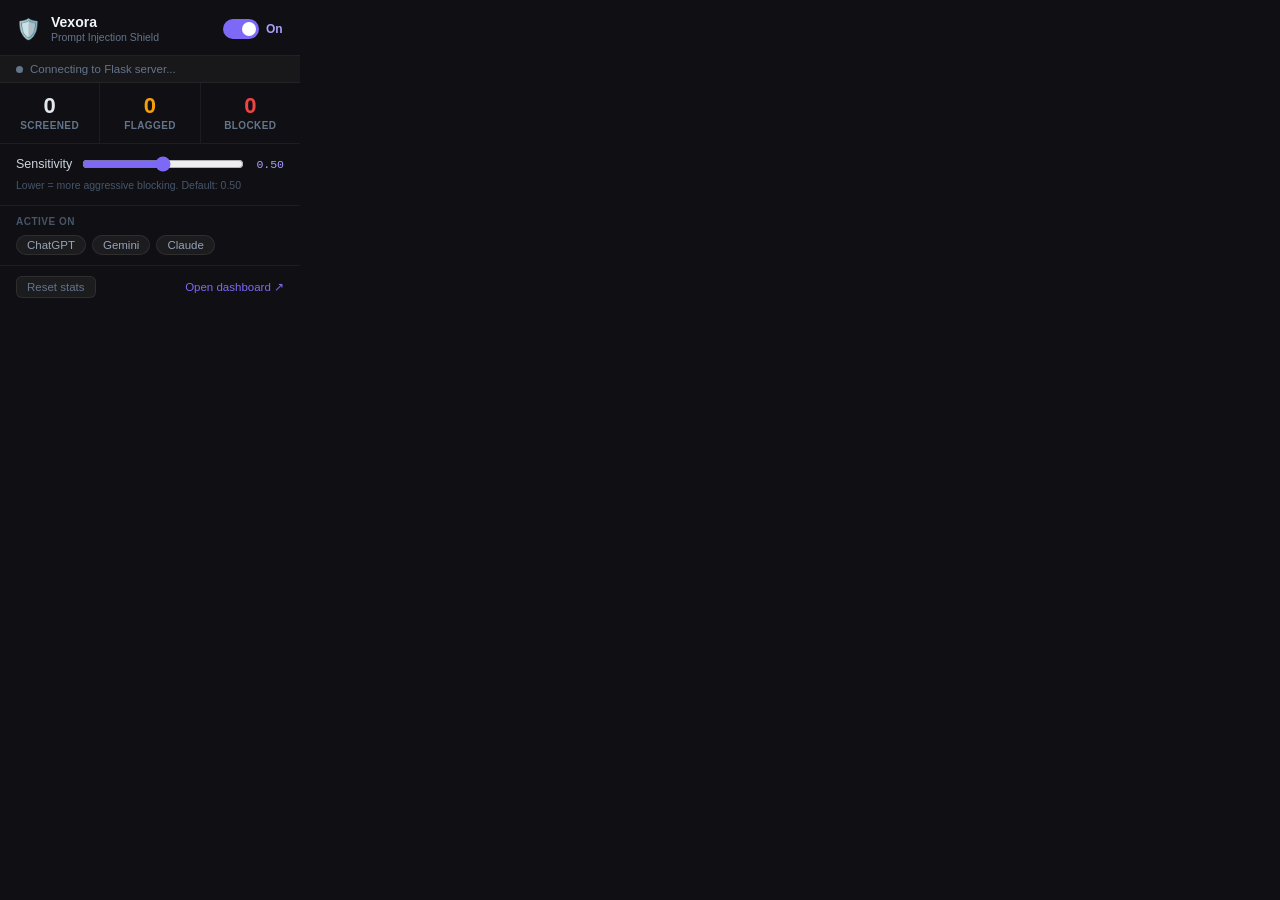
<file: browser-extension/popup.html>
<!DOCTYPE html>
<html lang="en">
<head>
  <meta charset="UTF-8">
  <meta name="viewport" content="width=device-width, initial-scale=1.0">
  <title>Vexora</title>
  <link rel="stylesheet" href="popup.css">
</head>
<body>
  <div class="popup-root">

    <!-- Header -->
    <header class="popup-header">
      <div class="brand">
        <span class="brand-icon">🛡️</span>
        <div>
          <div class="brand-name">Vexora</div>
          <div class="brand-sub">Prompt Injection Shield</div>
        </div>
      </div>
      <!-- On/Off toggle -->
      <label class="toggle-pill" title="Enable or disable Vexora on this tab">
        <input type="checkbox" id="enable-toggle" checked>
        <span class="toggle-track">
          <span class="toggle-thumb"></span>
        </span>
        <span class="toggle-label" id="toggle-label">On</span>
      </label>
    </header>

    <!-- Server Status -->
    <div class="status-bar" id="status-bar">
      <span class="status-dot" id="status-dot"></span>
      <span id="status-text">Connecting to Flask server...</span>
    </div>

    <!-- Stats -->
    <section class="stats-row">
      <div class="stat-box">
        <span class="stat-num" id="stat-total">0</span>
        <span class="stat-label">Screened</span>
      </div>
      <div class="stat-box stat-warn">
        <span class="stat-num" id="stat-flagged">0</span>
        <span class="stat-label">Flagged</span>
      </div>
      <div class="stat-box stat-danger">
        <span class="stat-num" id="stat-blocked">0</span>
        <span class="stat-label">Blocked</span>
      </div>
    </section>

    <!-- Settings -->
    <section class="settings-section">
      <label class="setting-row" for="threshold-slider">
        <span class="setting-label">Sensitivity</span>
        <div class="slider-wrap">
          <input type="range" id="threshold-slider" min="0.1" max="0.9" step="0.05" value="0.5">
          <span class="slider-val" id="threshold-val">0.50</span>
        </div>
      </label>
      <p class="setting-hint">Lower = more aggressive blocking. Default: 0.50</p>
    </section>

    <!-- Active on -->
    <section class="sites-section">
      <div class="sites-title">Active on</div>
      <div class="sites-list">
        <span class="site-chip" id="chip-chatgpt">ChatGPT</span>
        <span class="site-chip" id="chip-gemini">Gemini</span>
        <span class="site-chip" id="chip-claude">Claude</span>
      </div>
    </section>

    <!-- Footer -->
    <footer class="popup-footer">
      <button id="btn-reset" class="footer-btn">Reset stats</button>
      <a href="http://127.0.0.1:5000" target="_blank" class="footer-link">Open dashboard ↗</a>
    </footer>

  </div>
  <script src="popup.js"></script>
</body>
</html>
</file>
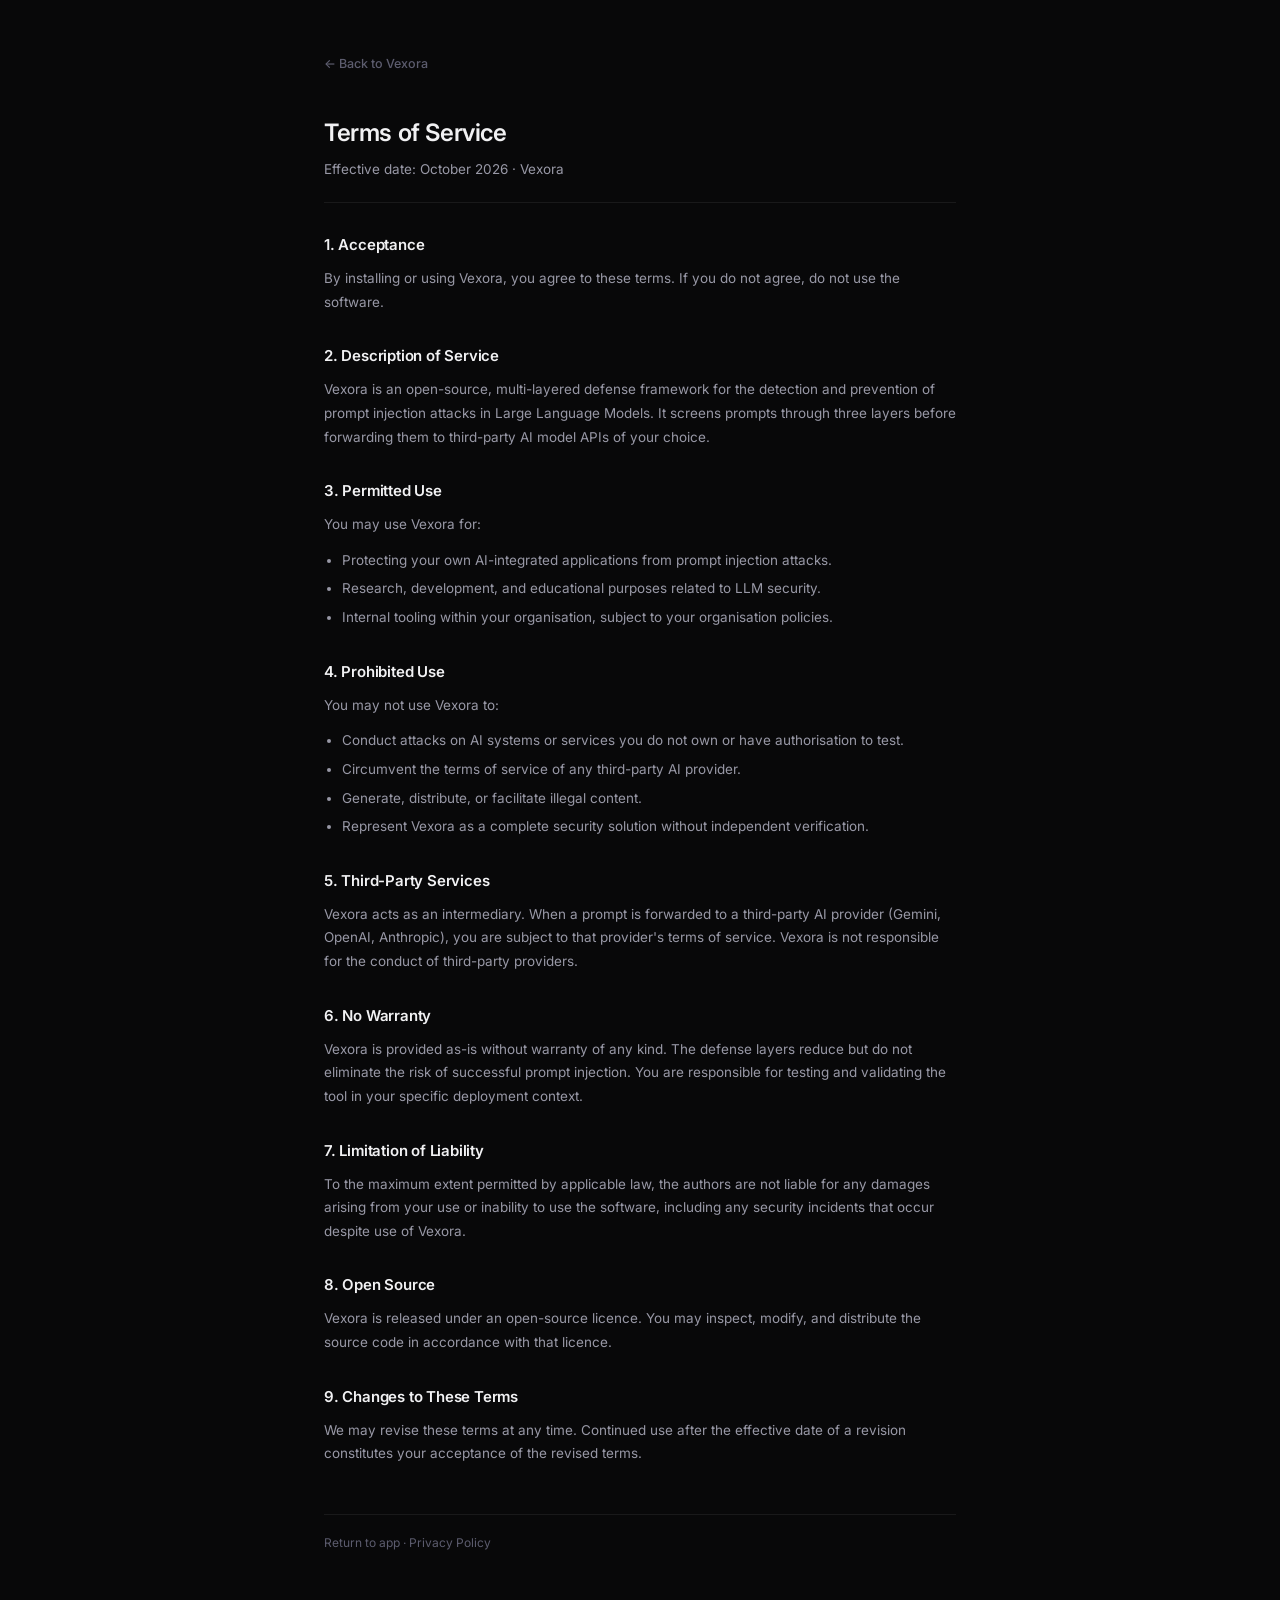
<file: templates/terms.html>
<!DOCTYPE html>
<html lang="en">
<head>
    <meta charset="UTF-8">
    <meta name="viewport" content="width=device-width, initial-scale=1.0">
    <title>Terms of Service - Vexora</title>
    <meta name="description" content="Vexora terms of service. Review the terms governing your use of the Vexora prompt injection defense framework.">
    <link rel="icon" type="image/jpeg" href="/static/favicon.jpg">
    <link rel="preconnect" href="https://fonts.googleapis.com">
    <link rel="preconnect" href="https://fonts.gstatic.com" crossorigin>
    <link href="https://fonts.googleapis.com/css2?family=Inter:wght@400;500;600&display=swap" rel="stylesheet">
    <link rel="stylesheet" href="/static/css/style.css">
</head>
<body>
<div class="legal-layout">
    <a href="/" class="legal-back">&#8592; Back to Vexora</a>

    <h1>Terms of Service</h1>
    <p class="legal-meta">Effective date: October 2026 &middot; Vexora</p>

    <h2>1. Acceptance</h2>
    <p>By installing or using Vexora, you agree to these terms. If you do not agree, do not use the software.</p>

    <h2>2. Description of Service</h2>
    <p>Vexora is an open-source, multi-layered defense framework for the detection and prevention of prompt injection attacks in Large Language Models. It screens prompts through three layers before forwarding them to third-party AI model APIs of your choice.</p>

    <h2>3. Permitted Use</h2>
    <p>You may use Vexora for:</p>
    <ul>
        <li>Protecting your own AI-integrated applications from prompt injection attacks.</li>
        <li>Research, development, and educational purposes related to LLM security.</li>
        <li>Internal tooling within your organisation, subject to your organisation policies.</li>
    </ul>

    <h2>4. Prohibited Use</h2>
    <p>You may not use Vexora to:</p>
    <ul>
        <li>Conduct attacks on AI systems or services you do not own or have authorisation to test.</li>
        <li>Circumvent the terms of service of any third-party AI provider.</li>
        <li>Generate, distribute, or facilitate illegal content.</li>
        <li>Represent Vexora as a complete security solution without independent verification.</li>
    </ul>

    <h2>5. Third-Party Services</h2>
    <p>Vexora acts as an intermediary. When a prompt is forwarded to a third-party AI provider (Gemini, OpenAI, Anthropic), you are subject to that provider's terms of service. Vexora is not responsible for the conduct of third-party providers.</p>

    <h2>6. No Warranty</h2>
    <p>Vexora is provided as-is without warranty of any kind. The defense layers reduce but do not eliminate the risk of successful prompt injection. You are responsible for testing and validating the tool in your specific deployment context.</p>

    <h2>7. Limitation of Liability</h2>
    <p>To the maximum extent permitted by applicable law, the authors are not liable for any damages arising from your use or inability to use the software, including any security incidents that occur despite use of Vexora.</p>

    <h2>8. Open Source</h2>
    <p>Vexora is released under an open-source licence. You may inspect, modify, and distribute the source code in accordance with that licence.</p>

    <h2>9. Changes to These Terms</h2>
    <p>We may revise these terms at any time. Continued use after the effective date of a revision constitutes your acceptance of the revised terms.</p>

    <div class="legal-footer">
        <a href="/" class="footer-link">Return to app</a>
        &middot;
        <a href="/privacy" class="footer-link">Privacy Policy</a>
    </div>
</div>
</body>
</html>
</file>
<file: browser-extension/popup.css>
/* ==========================================
   SecureLLM Extension Popup
   ========================================== */

* { box-sizing: border-box; margin: 0; padding: 0; }

body {
  width: 300px;
  background: #101014;
  color: #f1f5f9;
  font-family: -apple-system, BlinkMacSystemFont, 'Segoe UI', Inter, sans-serif;
  font-size: 13px;
  -webkit-font-smoothing: antialiased;
}

.popup-root { display: flex; flex-direction: column; }

/* ── Header ── */
.popup-header {
  display: flex;
  align-items: center;
  justify-content: space-between;
  padding: 14px 16px 12px;
  border-bottom: 1px solid rgba(255,255,255,0.07);
}

.brand { display: flex; align-items: center; gap: 10px; }
.brand-icon { font-size: 20px; line-height: 1; }
.brand-name { font-size: 14px; font-weight: 600; color: #f1f5f9; }
.brand-sub { font-size: 10.5px; color: #64748b; margin-top: 1px; }

/* Toggle */
.toggle-pill { display: flex; align-items: center; gap: 7px; cursor: pointer; }
.toggle-pill input { display: none; }

.toggle-track {
  width: 36px;
  height: 20px;
  background: rgba(255,255,255,0.1);
  border-radius: 999px;
  position: relative;
  transition: background 0.2s;
}

.toggle-thumb {
  position: absolute;
  top: 3px;
  left: 3px;
  width: 14px;
  height: 14px;
  background: #fff;
  border-radius: 50%;
  transition: transform 0.2s;
}

.toggle-pill input:checked + .toggle-track { background: #7c6af7; }
.toggle-pill input:checked + .toggle-track .toggle-thumb { transform: translateX(16px); }
.toggle-label { font-size: 12px; font-weight: 600; color: #94a3b8; min-width: 18px; }
.toggle-pill input:checked ~ .toggle-label { color: #a89ffc; }

/* ── Status bar ── */
.status-bar {
  display: flex;
  align-items: center;
  gap: 7px;
  padding: 7px 16px;
  background: rgba(255,255,255,0.03);
  border-bottom: 1px solid rgba(255,255,255,0.05);
  font-size: 11.5px;
  color: #64748b;
}

.status-dot {
  width: 7px;
  height: 7px;
  border-radius: 50%;
  background: #64748b;
  flex-shrink: 0;
  transition: background 0.3s;
}

.status-dot.online  { background: #22c55e; animation: blink 2s infinite; }
.status-dot.offline { background: #ef4444; }

@keyframes blink {
  0%, 100% { opacity: 1; }
  50% { opacity: 0.45; }
}

/* ── Stats ── */
.stats-row {
  display: flex;
  border-bottom: 1px solid rgba(255,255,255,0.06);
}

.stat-box {
  flex: 1;
  display: flex;
  flex-direction: column;
  align-items: center;
  padding: 12px 0;
  border-right: 1px solid rgba(255,255,255,0.05);
}

.stat-box:last-child { border-right: none; }

.stat-num {
  font-size: 22px;
  font-weight: 700;
  color: #e2e8f0;
  line-height: 1;
  margin-bottom: 3px;
}

.stat-warn .stat-num { color: #f59e0b; }
.stat-danger .stat-num { color: #ef4444; }

.stat-label {
  font-size: 10px;
  color: #64748b;
  text-transform: uppercase;
  letter-spacing: 0.4px;
  font-weight: 600;
}

/* ── Settings ── */
.settings-section {
  padding: 12px 16px;
  border-bottom: 1px solid rgba(255,255,255,0.06);
  display: flex;
  flex-direction: column;
  gap: 6px;
}

.setting-row {
  display: flex;
  align-items: center;
  justify-content: space-between;
  gap: 10px;
}

.setting-label {
  font-size: 12.5px;
  font-weight: 500;
  color: #cbd5e1;
  flex-shrink: 0;
}

.slider-wrap {
  display: flex;
  align-items: center;
  gap: 8px;
  flex: 1;
}

.slider-wrap input[type="range"] {
  flex: 1;
  accent-color: #7c6af7;
  cursor: pointer;
}

.slider-val {
  font-family: 'Courier New', monospace;
  font-size: 11.5px;
  color: #a89ffc;
  min-width: 32px;
  text-align: right;
}

.setting-hint {
  font-size: 10.5px;
  color: #475569;
  line-height: 1.4;
}

/* ── Sites ── */
.sites-section {
  padding: 10px 16px;
  border-bottom: 1px solid rgba(255,255,255,0.06);
}

.sites-title {
  font-size: 10px;
  text-transform: uppercase;
  letter-spacing: 0.5px;
  color: #475569;
  font-weight: 600;
  margin-bottom: 8px;
}

.sites-list { display: flex; gap: 6px; flex-wrap: wrap; }

.site-chip {
  background: rgba(255,255,255,0.05);
  border: 1px solid rgba(255,255,255,0.08);
  color: #94a3b8;
  padding: 3px 10px;
  border-radius: 999px;
  font-size: 11.5px;
  font-weight: 500;
}

.site-chip.active {
  background: rgba(124, 106, 247, 0.15);
  border-color: rgba(124, 106, 247, 0.35);
  color: #a89ffc;
}

/* ── Footer ── */
.popup-footer {
  display: flex;
  align-items: center;
  justify-content: space-between;
  padding: 10px 16px;
}

.footer-btn {
  background: rgba(255,255,255,0.05);
  border: 1px solid rgba(255,255,255,0.08);
  color: #64748b;
  padding: 4px 10px;
  border-radius: 6px;
  font-size: 11.5px;
  cursor: pointer;
  transition: all 0.15s;
  font-family: inherit;
}

.footer-btn:hover {
  background: rgba(255,255,255,0.08);
  color: #94a3b8;
}

.footer-link {
  font-size: 11.5px;
  color: #7c6af7;
  text-decoration: none;
  font-weight: 500;
}

.footer-link:hover { color: #a89ffc; }
</file>
<file: static/css/style.css>
/* ==========================================================================
   SecureLLM — Design System v2
   Aesthetic: Linear · Vercel · Arc — sharp edges, real depth, purposeful motion
   ========================================================================== */

/* Font is loaded via <link> in index.html for performance (non-render-blocking).
   Do not add @import here — it causes a second network request for the same resource. */

/* --------------------------------------------------------------------------
   Design Tokens
   -------------------------------------------------------------------------- */
:root {
    /* Surfaces */
    --surface-0:  #080809;
    --surface-1:  #0e0e10;
    --surface-2:  #141416;
    --surface-3:  #1a1a1e;
    --surface-4:  #202026;
    --surface-hover: #1e1e24;

    /* Borders */
    --border-0:   rgba(255,255,255,0.04);
    --border-1:   rgba(255,255,255,0.07);
    --border-2:   rgba(255,255,255,0.11);
    --border-3:   rgba(255,255,255,0.18);

    /* Text */
    --text-1: #f1f1f3;
    --text-2: #9898a6;
    --text-3: #5c5c6e;
    --text-4: #3a3a4a;

    /* Brand — Slate Blue (not purple) */
    --blue:        #3b82f6;
    --blue-dim:    rgba(59,130,246,0.10);
    --blue-border: rgba(59,130,246,0.25);
    --blue-light:  #60a5fa;
    --blue-glow:   rgba(59,130,246,0.15);

    /* Status */
    --green:       #22c55e;
    --green-dim:   rgba(34,197,94,0.10);
    --green-b:     rgba(34,197,94,0.22);
    --red:         #ef4444;
    --red-dim:     rgba(239,68,68,0.10);
    --red-b:       rgba(239,68,68,0.25);
    --amber:       #f59e0b;
    --amber-dim:   rgba(245,158,11,0.10);
    --amber-b:     rgba(245,158,11,0.25);

    /* Compatibility Aliases for dynamic JS telemetry */
    --accent-red:    var(--red);
    --accent-green:  var(--green);
    --accent-yellow: var(--amber);
    --accent-cyan:   var(--blue-light);

    /* Typography */
    --font:      'Inter', -apple-system, BlinkMacSystemFont, sans-serif;
    --font-mono: 'JetBrains Mono', 'Fira Code', Consolas, monospace;

    /* Radii - Spatial UI */
    --r-2:  4px;
    --r-4:  8px;
    --r-6:  12px;
    --r-8:  16px;
    --r-10: 24px;
    --r-12: 32px;
    --r-16: 40px;

    /* Easing */
    --ease-out:    cubic-bezier(0.16, 1, 0.3, 1);
    --ease-spring: cubic-bezier(0.34, 1.56, 0.64, 1);
    --t-fast:  0.12s ease;
    --t-base:  0.18s ease;
    --t-slow:  0.30s var(--ease-out);
    --t-panel: 0.32s var(--ease-out);
}

/* --------------------------------------------------------------------------
   Reset & Base
   -------------------------------------------------------------------------- */
*, *::before, *::after { box-sizing: border-box; margin: 0; padding: 0; }

html, body { height: 100%; }

body {
    background: var(--surface-0);
    color: var(--text-1);
    font-family: var(--font);
    font-size: 14px;
    line-height: 1.6;
    -webkit-font-smoothing: antialiased;
    overflow: hidden;
    position: relative;
}

/* --------------------------------------------------------------------------
   Interactive Cyber Defense Background
   -------------------------------------------------------------------------- */
.cyber-bg-wrapper {
    position: fixed;
    top: 0;
    left: 0;
    width: 100vw;
    height: 100vh;
    overflow: hidden;
    pointer-events: none;
    z-index: 0;
    background: #060709;
}

.cyber-bg-image {
    position: absolute;
    top: -5%;
    left: -5%;
    width: 110%;
    height: 110%;
    background-image: url('../cyber_backdrop.jpg?v=4');
    background-size: cover;
    background-position: center;
    opacity: 1.0;
    filter: none;
    animation: flowBackground 120s linear infinite alternate;
    transform: translate3d(var(--bg-parallax-x, 0px), var(--bg-parallax-y, 0px), 0) scale(1.03);
    transition: transform 0.2s cubic-bezier(0.16, 1, 0.3, 1), opacity 0.5s ease;
    will-change: transform, background-position;
}

@keyframes flowBackground {
    0% { background-position: 0% 50%; }
    100% { background-position: 100% 50%; }
}

/* Dynamic Interactive Spotlight following pointer */
.cyber-bg-spotlight {
    position: absolute;
    inset: 0;
    background: radial-gradient(
        600px circle at var(--mouse-x, 50%) var(--mouse-y, 45%),
        rgba(139, 92, 246, 0.15) 0%,
        rgba(59, 130, 246, 0.1) 30%,
        transparent 80%
    );
    opacity: 1;
    mix-blend-mode: screen;
    pointer-events: none;
    will-change: background;
}

/* Subtle cyber security scanning dot matrix */
.cyber-bg-grid {
    position: absolute;
    inset: 0;
    background-image: 
        radial-gradient(rgba(255, 255, 255, 0.04) 1px, transparent 1px),
        linear-gradient(to bottom, transparent calc(100% - 1px), rgba(34, 197, 94, 0.02) 100%);
    background-size: 32px 32px, 100% 48px;
    opacity: 0.45;
    pointer-events: none;
}

/* Interactive particle & defense perimeter canvas */
.cyber-bg-canvas {
    position: absolute;
    inset: 0;
    width: 100%;
    height: 100%;
    pointer-events: none;
    opacity: 0.7;
}

/* Deep cinematic vignette ensuring text and UI cards stay razor-sharp and WCAG compliant */
.cyber-bg-vignette {
    position: absolute;
    inset: 0;
    background: radial-gradient(
        ellipse 90% 85% at 50% 45%,
        rgba(6, 7, 9, 0.1) 0%,
        rgba(6, 7, 9, 0.5) 60%,
        #060709 100%
    );
    pointer-events: none;
}

/* --------------------------------------------------------------------------
   App Shell
   -------------------------------------------------------------------------- */
.app-layout {
    position: relative;
    z-index: 1;
    display: flex;
    flex-direction: column;
    height: 100vh;
    max-width: 1200px;
    margin: 0 auto;
    padding: 0 20px;
}

/* --------------------------------------------------------------------------
   Navbar
   -------------------------------------------------------------------------- */
.navbar {
    display: flex;
    align-items: center;
    justify-content: space-between;
    height: 64px;
    border: 1px solid var(--border-1);
    border-top-color: rgba(255, 255, 255, 0.15);
    border-radius: var(--r-10);
    margin: 16px 0;
    padding: 0 20px;
    flex-shrink: 0;
    gap: 12px;
    background: rgba(25, 25, 30, 0.35);
    backdrop-filter: blur(48px) saturate(150%);
    -webkit-backdrop-filter: blur(48px) saturate(150%);
    box-shadow: 0 12px 32px rgba(0, 0, 0, 0.4), inset 0 1px 0 rgba(255, 255, 255, 0.05);
}

/* Brand */
.nav-brand { display: flex; align-items: center; gap: 10px; }

.brand-icon {
    width: 30px;
    height: 30px;
    border-radius: var(--r-6);
    background: var(--blue-dim);
    border: 1px solid var(--blue-border);
    color: var(--blue-light);
    display: flex;
    align-items: center;
    justify-content: center;
    font-size: 14px;
    flex-shrink: 0;
    transition: var(--t-base);
}

.brand-info h1 {
    font-size: 14px;
    font-weight: 600;
    letter-spacing: -0.2px;
    color: var(--text-1);
}

.brand-accent { color: var(--blue-light); }

.brand-subtext {
    font-size: 11px;
    color: var(--text-3);
    display: block;
    margin-top: -1px;
    max-width: min(50vw, 680px);
    white-space: nowrap;
    overflow: hidden;
    text-overflow: ellipsis;
    letter-spacing: -0.1px;
}

/* Defense status indicator */
.shield-indicator {
    display: flex;
    align-items: center;
    gap: 8px;
    background: var(--green-dim);
    border: 1px solid var(--green-b);
    padding: 5px 10px;
    border-radius: var(--r-6);
    font-size: 12px;
    color: var(--text-2);
    cursor: default;
    transition: var(--t-base);
    user-select: none;
}

.shield-indicator:hover { background: rgba(34,197,94,0.14); }

.pulse-dot {
    width: 6px;
    height: 6px;
    background: var(--green);
    border-radius: 50%;
    flex-shrink: 0;
    animation: pulse-live 2.4s ease infinite;
}

@keyframes pulse-live {
    0%, 100% { opacity: 1; transform: scale(1); }
    50%       { opacity: 0.4; transform: scale(0.85); }
}

.shield-text { color: var(--text-2); font-size: 12px; }

.shield-tag {
    background: rgba(34,197,94,0.12);
    color: var(--green);
    padding: 1px 6px;
    border-radius: var(--r-4);
    font-size: 10px;
    font-weight: 600;
    letter-spacing: 0.3px;
}

.shield-indicator.bypassed {
    background: var(--amber-dim);
    border-color: var(--amber-b);
}

.shield-indicator.bypassed .pulse-dot {
    background: var(--amber);
    animation: pulse-warn 1.4s ease infinite;
}

.shield-indicator.bypassed .shield-text {
    color: var(--amber);
}

.shield-indicator.bypassed .shield-tag {
    background: rgba(245, 158, 11, 0.16);
    color: var(--amber);
}

@keyframes pulse-warn {
    0%, 100% { opacity: 1; transform: scale(1); }
    50%       { opacity: 0.35; transform: scale(0.8); }
}

/* Nav Actions */
.nav-actions { display: flex; align-items: center; gap: 6px; }

.nav-btn {
    display: inline-flex;
    align-items: center;
    gap: 5px;
    background: rgba(255, 255, 255, 0.03);
    border: 1px solid rgba(255, 255, 255, 0.08);
    border-top: 1px solid rgba(255, 255, 255, 0.15);
    color: var(--text-1);
    padding: 6px 14px;
    border-radius: 99px;
    font-size: 12.5px;
    font-weight: 500;
    cursor: pointer;
    transition: all var(--t-base);
    font-family: var(--font);
    white-space: nowrap;
    box-shadow: 0 4px 12px rgba(0, 0, 0, 0.2);
}

.nav-btn:hover {
    background: rgba(255, 255, 255, 0.08);
    border-color: rgba(255, 255, 255, 0.2);
    transform: translateY(-1px);
    box-shadow: 0 6px 16px rgba(0, 0, 0, 0.3);
}

.nav-btn-primary {
    background: rgba(59, 130, 246, 0.15);
    border: 1px solid rgba(59, 130, 246, 0.3);
    border-top: 1px solid rgba(147, 197, 253, 0.5);
    color: #93c5fd;
}

.nav-btn-primary:hover {
    background: rgba(59, 130, 246, 0.25);
    border-color: rgba(96, 165, 250, 0.5);
    color: #fff;
}

.badge-count {
    background: var(--blue);
    color: #fff;
    font-size: 10px;
    font-weight: 700;
    padding: 1px 5px;
    border-radius: var(--r-4);
    min-width: 16px;
    text-align: center;
    line-height: 1.5;
    transition: transform 0.2s var(--ease-spring);
}

.badge-count.bump { transform: scale(1.35); }

/* --------------------------------------------------------------------------
   Main Container
   -------------------------------------------------------------------------- */
.main-container {
    flex: 1;
    display: flex;
    overflow: hidden;
    padding: 10px 0 0;
}

.chat-wrapper {
    flex: 1;
    display: flex;
    flex-direction: column;
    background: rgba(18, 18, 22, 0.45);
    backdrop-filter: blur(64px) saturate(180%);
    -webkit-backdrop-filter: blur(64px) saturate(180%);
    border: 1px solid var(--border-2);
    border-top: 1px solid rgba(255, 255, 255, 0.15);
    box-shadow: 0 32px 64px -16px rgba(0, 0, 0, 0.6), inset 0 1px 0 rgba(255, 255, 255, 0.1);
    border-radius: var(--r-12);
    overflow: hidden;
    margin-bottom: 16px;
}

/* --------------------------------------------------------------------------
   Chat Messages
   -------------------------------------------------------------------------- */
.chat-messages {
    flex: 1;
    overflow-y: auto;
    padding: 16px 0;
    display: flex;
    flex-direction: column;
    gap: 0;
    scroll-behavior: smooth;
}

.chat-messages::-webkit-scrollbar { width: 4px; }
.chat-messages::-webkit-scrollbar-track { background: transparent; }
.chat-messages::-webkit-scrollbar-thumb {
    background: var(--border-2);
    border-radius: 2px;
}

/* --------------------------------------------------------------------------
   Welcome Card
   -------------------------------------------------------------------------- */
.welcome-card {
    max-width: 620px;
    margin: auto;
    padding: 32px 24px;
    text-align: center;
    animation: fade-up 0.4s var(--ease-out);
}

@keyframes fade-up {
    from { opacity: 0; transform: translateY(12px); }
    to   { opacity: 1; transform: translateY(0); }
}

.welcome-icon {
    width: 42px;
    height: 42px;
    border-radius: var(--r-8);
    background: var(--blue-dim);
    border: 1px solid var(--blue-border);
    color: var(--blue-light);
    font-size: 17px;
    display: flex;
    align-items: center;
    justify-content: center;
    margin: 0 auto 16px;
}

.welcome-card h2 {
    font-size: 18px;
    font-weight: 600;
    letter-spacing: -0.3px;
    color: var(--text-1);
    margin-bottom: 8px;
}

.welcome-desc {
    color: var(--text-2);
    font-size: 13px;
    line-height: 1.7;
    margin-bottom: 20px;
}

/* Layer badges — NOT pill-shaped, sharp corners */
.layer-pills {
    display: flex;
    justify-content: center;
    flex-wrap: wrap;
    gap: 5px;
    margin-bottom: 22px;
}

.layer-pills .pill {
    background: var(--surface-3);
    border: 1px solid var(--border-1);
    padding: 4px 10px;
    border-radius: var(--r-6);
    font-size: 11px;
    color: var(--text-2);
    display: inline-flex;
    align-items: center;
    gap: 5px;
    font-weight: 500;
    letter-spacing: 0.1px;
}

.layer-pills .pill i {
    color: var(--blue-light);
    font-size: 10px;
}

/* Quick test section */
.quick-test-section {
    background: var(--surface-2);
    border: 1px solid var(--border-0);
    border-radius: var(--r-10);
    padding: 14px 16px;
    text-align: left;
}

.quick-test-title {
    font-size: 10.5px;
    font-weight: 600;
    color: var(--text-3);
    text-transform: uppercase;
    letter-spacing: 0.7px;
    margin-bottom: 10px;
    display: flex;
    align-items: center;
    gap: 6px;
}

.chips-grid { display: flex; flex-wrap: wrap; gap: 5px; }

.test-chip {
    background: var(--surface-3);
    border: 1px solid var(--border-1);
    color: var(--text-2);
    padding: 5px 11px;
    border-radius: var(--r-6);
    font-size: 11.5px;
    font-weight: 500;
    cursor: pointer;
    display: inline-flex;
    align-items: center;
    gap: 5px;
    transition: background var(--t-fast), border-color var(--t-fast), color var(--t-fast), transform var(--t-fast);
    font-family: var(--font);
}

.test-chip:hover { transform: translateY(-1px); }
.test-chip:active { transform: translateY(0); }

.chip-benign i { color: var(--green); font-size: 10px; }
.chip-benign:hover {
    border-color: var(--green-b);
    background: var(--green-dim);
    color: var(--text-1);
}

.chip-attack i { color: var(--amber); font-size: 10px; }
.chip-attack:hover {
    border-color: var(--amber-b);
    background: var(--amber-dim);
    color: var(--text-1);
}

/* --------------------------------------------------------------------------
   Message Bubbles
   -------------------------------------------------------------------------- */
.message-row {
    display: flex;
    gap: 10px;
    padding: 5px 20px;
    animation: msg-slide-in 0.2s var(--ease-out);
}

@keyframes msg-slide-in {
    from { opacity: 0; transform: translateY(6px); }
    to   { opacity: 1; transform: translateY(0); }
}

.message-user { justify-content: flex-end; }
.message-assistant { justify-content: flex-start; }

.message-avatar {
    width: 26px;
    height: 26px;
    border-radius: var(--r-6);
    display: flex;
    align-items: center;
    justify-content: center;
    font-size: 11px;
    flex-shrink: 0;
    margin-top: 2px;
}

.avatar-user {
    background: rgba(59,130,246,0.12);
    border: 1px solid var(--blue-border);
    color: var(--blue-light);
    display: flex;
}

.avatar-assistant {
    background: var(--surface-3);
    border: 1px solid var(--border-1);
    color: var(--text-2);
    display: flex;
}

.avatar-blocked {
    background: var(--red-dim);
    border: 1px solid var(--red-b);
    color: var(--red);
    display: flex;
}

.message-bubble {
    max-width: 72%;
    padding: 12px 16px;
    border-radius: var(--r-8);
    font-size: 13.5px;
    line-height: 1.65;
    backdrop-filter: blur(24px) saturate(150%);
    -webkit-backdrop-filter: blur(24px) saturate(150%);
    box-shadow: 0 8px 24px rgba(0, 0, 0, 0.2);
}

.message-user .message-bubble {
    background: rgba(59, 130, 246, 0.15);
    border: 1px solid rgba(59, 130, 246, 0.3);
    border-top: 1px solid rgba(147, 197, 253, 0.3);
    border-bottom-right-radius: var(--r-2);
    color: #dde9ff;
    max-width: 58%;
}

.message-assistant .message-bubble {
    background: rgba(255, 255, 255, 0.04);
    border: 1px solid rgba(255, 255, 255, 0.08);
    border-top: 1px solid rgba(255, 255, 255, 0.15);
    border-bottom-left-radius: var(--r-2);
    color: var(--text-1);
}

.message-text { word-break: break-word; white-space: pre-wrap; }

/* Streaming cursor */
.cursor-blink::after {
    content: '|';
    display: inline;
    color: var(--text-3);
    font-size: 13px;
    opacity: 0.6;
    margin-left: 1px;
}

/* Security badge below message */
.bg-security-badge {
    margin-top: 8px;
    padding-top: 7px;
    border-top: 1px solid var(--border-0);
    display: flex;
    align-items: center;
    justify-content: space-between;
    gap: 8px;
}

.badge-left {
    display: inline-flex;
    align-items: center;
    gap: 5px;
    font-size: 11px;
    font-weight: 500;
    color: var(--green);
}

.badge-left.bypassed { color: var(--amber); }

.btn-inspect-link {
    background: none;
    border: none;
    color: var(--text-3);
    font-size: 11px;
    font-weight: 500;
    cursor: pointer;
    display: inline-flex;
    align-items: center;
    gap: 3px;
    transition: var(--t-fast);
    font-family: var(--font);
    padding: 0;
}

.btn-inspect-link:hover { color: var(--text-1); }

/* Blocked card */
.blocked-card {
    background: var(--red-dim) !important;
    border: 1px solid var(--red-b) !important;
}

.blocked-header {
    display: inline-flex;
    align-items: center;
    gap: 6px;
    color: #fca5a5;
    font-weight: 600;
    font-size: 11.5px;
    margin-bottom: 5px;
    text-transform: uppercase;
    letter-spacing: 0.4px;
}

.blocked-reason-text {
    color: #fecaca;
    font-size: 13px;
    margin-bottom: 10px;
    line-height: 1.5;
}

.btn-inspect-blocked {
    background: rgba(239,68,68,0.12);
    border: 1px solid rgba(239,68,68,0.28);
    color: #fca5a5;
    padding: 5px 10px;
    border-radius: var(--r-6);
    font-size: 11.5px;
    font-weight: 500;
    cursor: pointer;
    display: inline-flex;
    align-items: center;
    gap: 5px;
    transition: var(--t-base);
    font-family: var(--font);
}

.btn-inspect-blocked:hover {
    background: rgba(239,68,68,0.2);
    color: #fff;
}

.blocked-layer-badge {
    display: inline-flex;
    align-items: center;
    gap: 5px;
    background: rgba(239, 68, 68, 0.18);
    border: 1px solid rgba(239, 68, 68, 0.35);
    color: #fca5a5;
    padding: 2px 7px;
    border-radius: var(--r-4);
    font-size: 10.5px;
    font-weight: 600;
    margin-bottom: 7px;
    letter-spacing: 0.2px;
}

/* --------------------------------------------------------------------------
   Chat Input Area
   -------------------------------------------------------------------------- */
.chat-input-container {
    padding: 16px;
    border-top: 1px solid rgba(255, 255, 255, 0.05);
    background: rgba(10, 10, 12, 0.2);
    display: flex;
    flex-direction: column;
    gap: 12px;
}

/* Attached RAG banner */
.attached-context-banner {
    display: flex;
    align-items: center;
    justify-content: space-between;
    background: var(--blue-dim);
    border: 1px solid var(--blue-border);
    padding: 5px 10px;
    border-radius: var(--r-6);
    font-size: 12px;
    color: #93c5fd;
    animation: fade-in 0.18s ease;
}

@keyframes fade-in {
    from { opacity: 0; transform: scaleY(0.9); }
    to   { opacity: 1; transform: scaleY(1); }
}

.attached-info { display: flex; align-items: center; gap: 7px; }

.btn-remove-attachment {
    background: none;
    border: none;
    color: var(--text-3);
    cursor: pointer;
    font-size: 13px;
    padding: 2px;
    transition: var(--t-fast);
    line-height: 1;
}

.btn-remove-attachment:hover { color: var(--red); }

/* Toolbar */
.input-toolbar {
    display: flex;
    align-items: center;
    justify-content: space-between;
    gap: 8px;
    flex-wrap: wrap;
}

.toolbar-left, .toolbar-right {
    display: flex;
    align-items: center;
    gap: 5px;
    flex-wrap: wrap;
}

/* Provider selector pill */
.provider-pill {
    display: inline-flex;
    align-items: center;
    gap: 5px;
    background: var(--surface-3);
    border: 1px solid var(--border-1);
    padding: 4px 8px;
    border-radius: var(--r-6);
    font-size: 12px;
    color: var(--text-3);
    transition: var(--t-fast);
}

.provider-pill:hover { border-color: var(--border-2); background: var(--surface-4); }

.provider-pill label {
    display: inline-flex;
    align-items: center;
    gap: 4px;
    color: var(--text-3);
    font-size: 11px;
}

.clean-select {
    background: transparent;
    border: none;
    color: var(--text-1);
    font-size: 12px;
    font-weight: 500;
    outline: none;
    cursor: pointer;
    font-family: var(--font);
}

.clean-select option { background: #1a1a1e; color: #fff; }

.model-pill { max-width: 190px; }

/* API key */
.api-key-inline {
    display: inline-flex;
    align-items: center;
    position: relative;
}

.api-key-inline input {
    background: var(--surface-3);
    border: 1px solid var(--border-1);
    border-radius: var(--r-6);
    padding: 4px 28px 4px 9px;
    font-size: 12px;
    color: var(--text-1);
    outline: none;
    width: 150px;
    transition: var(--t-fast);
    font-family: var(--font);
}

.api-key-inline input::placeholder { color: var(--text-4); }

.api-key-inline input:focus {
    border-color: var(--blue-border);
    background: var(--surface-4);
    box-shadow: 0 0 0 2px var(--blue-glow);
}

.btn-toggle-key-visibility {
    position: absolute;
    right: 7px;
    background: transparent;
    border: none;
    color: var(--text-3);
    font-size: 11px;
    cursor: pointer;
    padding: 2px;
    transition: var(--t-fast);
    line-height: 1;
}

.btn-toggle-key-visibility:hover { color: var(--text-1); }

/* Bypass toggle */
.bypass-toggle {
    display: inline-flex;
    align-items: center;
    gap: 6px;
    cursor: pointer;
    font-size: 12px;
    font-weight: 500;
    color: var(--text-3);
    user-select: none;
    transition: var(--t-fast);
}

.bypass-toggle input { display: none; }

.bypass-slider {
    width: 28px;
    height: 16px;
    background: var(--border-2);
    border-radius: 99px;
    position: relative;
    transition: background var(--t-base);
    flex-shrink: 0;
}

.bypass-slider::before {
    content: '';
    position: absolute;
    top: 2px;
    left: 2px;
    width: 12px;
    height: 12px;
    background: #fff;
    border-radius: 50%;
    transition: transform var(--t-base) var(--ease-spring);
    box-shadow: 0 1px 3px rgba(0,0,0,0.4);
}

.bypass-toggle input:checked + .bypass-slider { background: var(--red); }
.bypass-toggle input:checked + .bypass-slider::before { transform: translateX(12px); }
.bypass-toggle input:checked ~ .bypass-label { color: #fca5a5; }

.toolbar-btn {
    background: transparent;
    border: 1px solid var(--border-1);
    color: var(--text-3);
    padding: 4px 9px;
    border-radius: var(--r-6);
    font-size: 12px;
    cursor: pointer;
    transition: var(--t-fast);
    font-family: var(--font);
    display: inline-flex;
    align-items: center;
    gap: 5px;
}

.toolbar-btn:hover {
    background: var(--surface-4);
    border-color: var(--border-2);
    color: var(--text-1);
}

/* Presets Dropdown Popover */
.presets-dropdown-wrapper {
    position: relative;
    display: inline-block;
}

.presets-popover {
    position: absolute;
    bottom: calc(100% + 8px);
    right: 0;
    width: 250px;
    background: rgba(18, 18, 22, 0.95);
    backdrop-filter: blur(20px);
    -webkit-backdrop-filter: blur(20px);
    border: 1px solid var(--border-2);
    border-radius: var(--r-8);
    box-shadow: 0 12px 32px rgba(0, 0, 0, 0.65);
    padding: 6px;
    display: none;
    flex-direction: column;
    gap: 2px;
    z-index: 60;
}

.presets-popover.active {
    display: flex;
}

.popover-title {
    font-size: 10px;
    font-weight: 600;
    text-transform: uppercase;
    letter-spacing: 0.5px;
    color: var(--text-3);
    padding: 6px 8px 3px;
}

.preset-item {
    display: flex;
    align-items: center;
    gap: 8px;
    width: 100%;
    padding: 6px 8px;
    border-radius: var(--r-4);
    background: transparent;
    border: none;
    color: var(--text-2);
    font-size: 12px;
    font-family: var(--font);
    text-align: left;
    cursor: pointer;
    transition: var(--t-fast);
}

.preset-item:hover {
    background: var(--surface-4);
    color: var(--text-1);
}

/* Input box */
.input-box-wrapper {
    display: flex;
    align-items: flex-end;
    gap: 8px;
    background: rgba(30, 30, 35, 0.4);
    backdrop-filter: blur(24px) saturate(150%);
    -webkit-backdrop-filter: blur(24px) saturate(150%);
    border: 1px solid var(--border-2);
    border-top: 1px solid rgba(255, 255, 255, 0.1);
    border-radius: var(--r-10);
    padding: 12px;
    transition: border-color var(--t-fast), box-shadow var(--t-fast);
}

.input-box-wrapper:focus-within {
    border-color: var(--border-2);
    box-shadow: 0 0 0 2px var(--blue-glow);
}

.chat-textarea {
    flex: 1;
    background: transparent;
    border: none;
    outline: none;
    color: var(--text-1);
    font-family: var(--font);
    font-size: 13.5px;
    line-height: 1.55;
    resize: none;
    max-height: 130px;
    min-height: 22px;
}

.chat-textarea::placeholder { color: var(--text-4); }

.btn-send {
    width: 32px;
    height: 32px;
    border-radius: var(--r-6);
    background: var(--blue);
    border: none;
    color: #fff;
    font-size: 13px;
    display: inline-flex;
    align-items: center;
    justify-content: center;
    cursor: pointer;
    transition: background var(--t-fast), transform var(--t-fast);
    flex-shrink: 0;
}

.btn-send:hover:not(:disabled) {
    background: #2563eb;
    transform: scale(1.06);
}

.btn-send:active:not(:disabled) { transform: scale(0.96); }

.btn-send:disabled { opacity: 0.35; cursor: not-allowed; }

/* Footer note */
.input-footer-note {
    display: flex;
    align-items: center;
    justify-content: center;
    gap: 5px;
    font-size: 10.5px;
    color: var(--text-4);
    flex-wrap: wrap;
    background: linear-gradient(90deg, var(--text-4) 0%, #fff 50%, var(--text-4) 100%);
    background-size: 200% auto;
    color: transparent;
    -webkit-background-clip: text;
    background-clip: text;
    animation: shine 3s linear infinite;
}

@keyframes shine {
    to {
        background-position: 200% center;
    }
}

.input-footer-note .divider { opacity: 0.35; color: var(--text-4); }

/* --------------------------------------------------------------------------
   Inspector Drawer
   -------------------------------------------------------------------------- */
.drawer-overlay {
    position: fixed;
    inset: 0;
    background: rgba(0,0,0,0.5);
    z-index: 99;
    opacity: 0;
    pointer-events: none;
    transition: opacity var(--t-panel);
    backdrop-filter: blur(2px);
    -webkit-backdrop-filter: blur(2px);
}

.drawer-overlay.active {
    opacity: 1;
    pointer-events: auto;
}

.inspector-drawer {
    position: fixed;
    top: 16px;
    right: 16px;
    width: 480px;
    max-width: calc(100vw - 32px);
    height: calc(100vh - 32px);
    background: rgba(18, 18, 22, 0.35);
    backdrop-filter: blur(80px) saturate(180%);
    -webkit-backdrop-filter: blur(80px) saturate(180%);
    border: 1px solid var(--border-2);
    border-top: 1px solid rgba(255, 255, 255, 0.2);
    border-left: 1px solid rgba(255, 255, 255, 0.1);
    border-radius: var(--r-12);
    z-index: 100;
    transform: translateX(calc(100% + 40px));
    transition: transform var(--t-panel);
    display: flex;
    flex-direction: column;
    box-shadow: -32px 0 64px -16px rgba(0,0,0,0.7), inset 0 1px 0 rgba(255,255,255,0.1);
}

.inspector-drawer.active { transform: translateX(0); }

.drawer-header {
    display: flex;
    justify-content: space-between;
    align-items: center;
    padding: 14px 18px;
    border-bottom: 1px solid var(--border-1);
    flex-shrink: 0;
}

.drawer-title {
    display: flex;
    align-items: center;
    gap: 9px;
}

.drawer-title i { font-size: 15px; color: var(--blue-light); }

.drawer-title h2 {
    font-size: 14px;
    font-weight: 600;
    color: var(--text-1);
}

.drawer-subtitle { font-size: 11px; color: var(--text-3); }

.drawer-header-actions {
    display: flex;
    align-items: center;
    gap: 8px;
}

.drawer-action-btn {
    display: inline-flex;
    align-items: center;
    gap: 5px;
    background: var(--surface-3);
    border: 1px solid var(--border-1);
    color: var(--text-2);
    padding: 4px 9px;
    border-radius: var(--r-6);
    font-size: 11.5px;
    font-weight: 500;
    cursor: pointer;
    transition: var(--t-fast);
    font-family: var(--font);
}

.drawer-action-btn:hover {
    background: var(--surface-4);
    border-color: var(--border-2);
    color: var(--text-1);
}

.drawer-close-btn {
    background: var(--surface-3);
    border: 1px solid var(--border-1);
    color: var(--text-2);
    width: 28px;
    height: 28px;
    border-radius: var(--r-6);
    display: flex;
    align-items: center;
    justify-content: center;
    cursor: pointer;
    font-size: 13px;
    transition: var(--t-fast);
    flex-shrink: 0;
}

.drawer-close-btn:hover {
    color: var(--text-1);
    background: var(--surface-4);
    border-color: var(--border-2);
}

.drawer-body {
    flex: 1;
    overflow-y: auto;
    padding: 14px 18px;
    display: flex;
    flex-direction: column;
    gap: 12px;
}

.drawer-body::-webkit-scrollbar { width: 4px; }
.drawer-body::-webkit-scrollbar-thumb {
    background: var(--border-2);
    border-radius: 2px;
}

/* Session card */
.telemetry-session-card {
    background: var(--surface-2);
    border: 1px solid var(--border-1);
    border-radius: var(--r-10);
    padding: 11px 13px;
    display: flex;
    justify-content: space-between;
    align-items: flex-start;
    gap: 10px;
}

.session-info { flex: 1; overflow: hidden; }

.session-label {
    font-size: 10px;
    font-weight: 600;
    color: var(--text-3);
    text-transform: uppercase;
    letter-spacing: 0.5px;
    display: block;
    margin-bottom: 3px;
}

.session-prompt-preview {
    font-size: 12px;
    color: var(--text-1);
    white-space: nowrap;
    overflow: hidden;
    text-overflow: ellipsis;
}

/* Status badges */
.status-badge {
    padding: 3px 8px;
    border-radius: var(--r-4);
    font-size: 11px;
    font-weight: 600;
    white-space: nowrap;
    flex-shrink: 0;
}

.badge-idle {
    background: var(--surface-3);
    color: var(--text-3);
    border: 1px solid var(--border-1);
}

.badge-passed {
    background: var(--green-dim);
    color: var(--green);
    border: 1px solid var(--green-b);
}

.badge-blocked {
    background: var(--red-dim);
    color: #fca5a5;
    border: 1px solid var(--red-b);
}

.badge-bypassed {
    background: var(--amber-dim);
    color: var(--amber);
    border: 1px solid var(--amber-b);
}

/* Defense step cards */
.background-steps-container {
    display: flex;
    flex-direction: column;
    gap: 8px;
}

.bg-step-card {
    background: var(--surface-2);
    border: 1px solid var(--border-0);
    border-radius: var(--r-10);
    overflow: hidden;
    transition: border-color var(--t-fast);
}

.bg-step-card:hover { border-color: var(--border-1); }

/* Success/blocked state animations */
.bg-step-card.state-passed {
    border-color: var(--green-b);
    animation: card-flash-green 0.4s var(--ease-out);
}

.bg-step-card.state-blocked {
    border-color: var(--red-b);
    animation: card-flash-red 0.4s var(--ease-out);
}

@keyframes card-flash-green {
    0%   { box-shadow: 0 0 0 0 rgba(34,197,94,0.4); }
    50%  { box-shadow: 0 0 0 4px rgba(34,197,94,0.15); }
    100% { box-shadow: none; }
}

@keyframes card-flash-red {
    0%   { box-shadow: 0 0 0 0 rgba(239,68,68,0.4); }
    50%  { box-shadow: 0 0 0 4px rgba(239,68,68,0.15); }
    100% { box-shadow: none; }
}

.bg-step-header {
    padding: 10px 13px;
    background: rgba(255,255,255,0.015);
    border-bottom: 1px solid var(--border-0);
    display: flex;
    justify-content: space-between;
    align-items: center;
}

.bg-step-title { display: flex; align-items: center; gap: 9px; }

.bg-step-num {
    width: 20px;
    height: 20px;
    border-radius: var(--r-4);
    background: var(--blue-dim);
    color: var(--blue-light);
    border: 1px solid var(--blue-border);
    font-size: 10px;
    font-weight: 700;
    display: flex;
    align-items: center;
    justify-content: center;
    flex-shrink: 0;
}

.bg-step-title h3 { font-size: 12px; font-weight: 600; color: var(--text-1); }

.bg-step-type { font-size: 10.5px; color: var(--text-3); }

.badge-sub {
    font-size: 10px;
    padding: 2px 6px;
    border-radius: var(--r-4);
    font-weight: 600;
    white-space: nowrap;
}

.badge-sub.badge-passed  { background: var(--green-dim); color: var(--green); }
.badge-sub.badge-blocked { background: var(--red-dim); color: #fca5a5; }
.badge-sub.badge-pending { background: var(--surface-3); color: var(--text-3); }

.bg-step-content { padding: 11px 13px; }

/* Telemetry grid */
.telemetry-grid {
    display: grid;
    grid-template-columns: 1fr 1fr;
    gap: 6px;
}

.telemetry-item {
    background: rgba(255,255,255,0.025);
    border: 1px solid var(--border-0);
    padding: 7px 9px;
    border-radius: var(--r-6);
}

.item-label {
    font-size: 9.5px;
    text-transform: uppercase;
    color: var(--text-3);
    font-weight: 600;
    display: block;
    letter-spacing: 0.4px;
    margin-bottom: 2px;
}

.item-val { font-size: 12.5px; font-weight: 600; color: var(--text-1); }

/* Findings */
.findings-container { font-size: 12px; }

.findings-container table {
    width: 100%;
    border-collapse: collapse;
}

.findings-container th, .findings-container td {
    padding: 5px 7px;
    text-align: left;
    border-bottom: 1px solid var(--border-0);
}

.findings-container th {
    color: var(--text-3);
    font-size: 9.5px;
    text-transform: uppercase;
    letter-spacing: 0.4px;
    font-weight: 600;
}

.findings-container td { color: var(--text-2); }
.findings-table .sev-HIGH   { color: #fca5a5; font-weight: 700; }
.findings-table .sev-MEDIUM { color: var(--amber); font-weight: 600; }
.findings-table .sev-LOW    { color: var(--blue-light); }

/* Score bar */
.score-container {
    background: rgba(255,255,255,0.025);
    border: 1px solid var(--border-0);
    padding: 9px 11px;
    border-radius: var(--r-6);
}

.score-meta {
    display: flex;
    justify-content: space-between;
    align-items: center;
    font-size: 11px;
    color: var(--text-3);
    margin-bottom: 6px;
}

.score-number { font-size: 13px; font-weight: 700; color: var(--text-1); }

.threat-progress-bar {
    height: 5px;
    background: var(--border-1);
    border-radius: 2px;
    overflow: hidden;
}

.threat-progress-fill {
    height: 100%;
    background: var(--green);
    border-radius: 2px;
    transition: width 0.5s var(--ease-out), background 0.4s ease;
}

/* Code preview */
.code-preview-group .preview-header {
    display: flex;
    justify-content: space-between;
    align-items: center;
    margin-bottom: 5px;
}

.preview-label {
    font-size: 9.5px;
    text-transform: uppercase;
    color: var(--text-3);
    font-weight: 600;
    letter-spacing: 0.4px;
}

.btn-copy-small {
    background: var(--surface-3);
    border: 1px solid var(--border-1);
    color: var(--text-3);
    padding: 2px 7px;
    border-radius: var(--r-4);
    font-size: 10px;
    cursor: pointer;
    transition: var(--t-fast);
    font-family: var(--font);
}

.btn-copy-small:hover { color: var(--text-1); background: var(--surface-4); }

.telemetry-code {
    background: rgba(0,0,0,0.35);
    border: 1px solid var(--border-0);
    padding: 8px 10px;
    border-radius: var(--r-6);
    font-family: var(--font-mono);
    font-size: 11px;
    color: #93c5fd;
    max-height: 110px;
    overflow-y: auto;
    white-space: pre-wrap;
    word-break: break-all;
    line-height: 1.5;
}

.encaps-explainer { font-size: 12px; color: var(--text-2); line-height: 1.5; }

/* Audit log */
.audit-log-section {
    background: var(--surface-2);
    border: 1px solid var(--border-0);
    border-radius: var(--r-10);
    padding: 11px 13px;
}

.audit-header {
    display: flex;
    justify-content: space-between;
    align-items: center;
    margin-bottom: 9px;
}

.audit-header h3 {
    font-size: 12px;
    font-weight: 600;
    color: var(--text-1);
    display: flex;
    align-items: center;
    gap: 6px;
}

.audit-sub { font-size: 11px; color: var(--text-3); }

.audit-list { display: flex; flex-direction: column; gap: 4px; }

.audit-item {
    background: rgba(255,255,255,0.025);
    border: 1px solid var(--border-0);
    padding: 7px 9px;
    border-radius: var(--r-6);
    display: flex;
    justify-content: space-between;
    align-items: center;
    cursor: pointer;
    transition: background var(--t-fast), border-color var(--t-fast);
    animation: fade-in 0.18s var(--ease-out);
}

.audit-item:hover {
    background: var(--surface-3);
    border-color: var(--border-1);
}

.audit-item-left { flex: 1; overflow: hidden; padding-right: 8px; }

.audit-time { font-size: 10px; color: var(--text-3); margin-bottom: 1px; }

.audit-prompt {
    font-size: 11.5px;
    color: var(--text-2);
    white-space: nowrap;
    overflow: hidden;
    text-overflow: ellipsis;
}

.audit-badge {
    font-size: 10px;
    padding: 2px 6px;
    border-radius: var(--r-4);
    font-weight: 600;
    flex-shrink: 0;
}

.audit-empty { font-size: 12px; color: var(--text-3); text-align: center; padding: 8px 0; }

/* --------------------------------------------------------------------------
   Configuration Modal
   -------------------------------------------------------------------------- */
.modal-overlay {
    position: fixed;
    inset: 0;
    background: rgba(0, 0, 0, 0.4);
    z-index: 110;
    opacity: 0;
    pointer-events: none;
    transition: opacity var(--t-panel);
    backdrop-filter: blur(12px);
    -webkit-backdrop-filter: blur(12px);
}

.modal-overlay.active { opacity: 1; pointer-events: auto; }

.config-modal {
    position: fixed;
    top: 50%;
    left: 50%;
    transform: translate(-50%, -46%) scale(0.96);
    width: 540px;
    max-width: 92vw;
    max-height: 86vh;
    background: rgba(18, 18, 22, 0.45);
    backdrop-filter: blur(80px) saturate(180%);
    -webkit-backdrop-filter: blur(80px) saturate(180%);
    border: 1px solid var(--border-2);
    border-top: 1px solid rgba(255, 255, 255, 0.2);
    border-radius: var(--r-12);
    box-shadow:
        0 32px 64px -16px rgba(0,0,0,0.6),
        inset 0 1px 0 rgba(255,255,255,0.1);
    z-index: 115;
    opacity: 0;
    pointer-events: none;
    transition: all 0.24s var(--ease-out);
    display: flex;
    flex-direction: column;
}

.config-modal.active {
    opacity: 1;
    pointer-events: auto;
    transform: translate(-50%, -50%) scale(1);
}

.modal-header {
    display: flex;
    justify-content: space-between;
    align-items: center;
    padding: 14px 18px;
    border-bottom: 1px solid var(--border-1);
}

.modal-title { display: flex; align-items: center; gap: 8px; color: var(--text-1); }
.modal-title i { color: var(--blue-light); font-size: 14px; }
.modal-title h2 { font-size: 14px; font-weight: 600; }

.modal-close-btn {
    background: none;
    border: none;
    color: var(--text-3);
    font-size: 16px;
    cursor: pointer;
    transition: var(--t-fast);
    line-height: 1;
    padding: 2px;
}

.modal-close-btn:hover { color: var(--text-1); }

.modal-body {
    flex: 1;
    overflow-y: auto;
    padding: 16px 18px;
    display: flex;
    flex-direction: column;
    gap: 14px;
}

.form-section { display: flex; flex-direction: column; gap: 5px; }

.form-label {
    font-size: 12.5px;
    font-weight: 600;
    color: var(--text-1);
    display: flex;
    align-items: center;
    gap: 5px;
}

.form-label i { color: var(--blue-light); font-size: 11px; }

.form-hint { font-size: 11.5px; color: var(--text-3); line-height: 1.4; }

.modal-input,
.modal-textarea {
    width: 100%;
    background: var(--surface-2);
    border: 1px solid var(--border-1);
    border-radius: var(--r-6);
    padding: 7px 10px;
    color: var(--text-1);
    font-size: 12.5px;
    outline: none;
    font-family: var(--font);
    transition: border-color var(--t-fast), box-shadow var(--t-fast);
}

.modal-input:focus,
.modal-textarea:focus {
    border-color: var(--blue-border);
    box-shadow: 0 0 0 2px var(--blue-glow);
}

.modal-input::placeholder,
.modal-textarea::placeholder { color: var(--text-4); }

.modal-textarea { resize: vertical; min-height: 68px; line-height: 1.5; }

.code-font { font-family: var(--font-mono); font-size: 11.5px; }

/* Defense params */
.defense-params {
    background: var(--surface-2);
    border: 1px solid var(--border-0);
    border-radius: var(--r-10);
    padding: 11px 13px;
}

.params-title {
    font-size: 11px;
    font-weight: 600;
    color: var(--blue-light);
    margin-bottom: 10px;
    display: flex;
    align-items: center;
    gap: 5px;
    text-transform: uppercase;
    letter-spacing: 0.4px;
}

.param-row {
    display: flex;
    justify-content: space-between;
    align-items: center;
    padding: 7px 0;
    border-bottom: 1px solid var(--border-0);
}

.param-row:last-child { border-bottom: none; }

.param-info { display: flex; flex-direction: column; gap: 1px; }

.param-info label {
    font-size: 12px;
    font-weight: 500;
    color: var(--text-1);
    cursor: default;
}

.param-desc { font-size: 10.5px; color: var(--text-3); }

.slider-box { display: flex; align-items: center; gap: 8px; }

.slider-box input[type="range"] {
    accent-color: var(--blue);
    cursor: pointer;
    width: 86px;
}

.slider-val {
    font-family: var(--font-mono);
    font-size: 11.5px;
    color: var(--blue-light);
    min-width: 30px;
    text-align: right;
}

/* Switch */
.switch {
    position: relative;
    display: inline-block;
    width: 34px;
    height: 19px;
    flex-shrink: 0;
}

.switch input { opacity: 0; width: 0; height: 0; }

.switch-slider {
    position: absolute;
    inset: 0;
    cursor: pointer;
    background: var(--border-2);
    transition: background var(--t-base);
    border-radius: 99px;
}

.switch-slider::before {
    content: '';
    position: absolute;
    height: 13px;
    width: 13px;
    left: 3px;
    bottom: 3px;
    background: #fff;
    transition: transform var(--t-base) var(--ease-spring);
    border-radius: 50%;
    box-shadow: 0 1px 3px rgba(0,0,0,0.4);
}

.switch input:checked + .switch-slider { background: var(--blue); }
.switch input:checked + .switch-slider::before { transform: translateX(15px); }

.modal-footer {
    padding: 12px 18px;
    border-top: 1px solid var(--border-1);
    display: flex;
    justify-content: flex-end;
}

.btn-save-modal {
    background: var(--blue);
    border: none;
    color: #fff;
    padding: 7px 16px;
    border-radius: var(--r-6);
    font-size: 13px;
    font-weight: 600;
    cursor: pointer;
    display: inline-flex;
    align-items: center;
    gap: 6px;
    transition: background var(--t-fast), transform var(--t-fast);
    font-family: var(--font);
}

.btn-save-modal:hover { background: #2563eb; transform: translateY(-1px); }
.btn-save-modal:active { transform: translateY(0); }

/* --------------------------------------------------------------------------
   Toast
   -------------------------------------------------------------------------- */
.toast {
    position: fixed;
    bottom: 20px;
    left: 50%;
    transform: translateX(-50%) translateY(56px);
    background: var(--surface-3);
    border: 1px solid var(--border-2);
    color: var(--text-1);
    padding: 8px 16px;
    border-radius: var(--r-8);
    font-size: 12.5px;
    font-weight: 500;
    z-index: 200;
    opacity: 0;
    transition: opacity 0.2s ease, transform 0.24s var(--ease-out);
    pointer-events: none;
    white-space: nowrap;
    box-shadow: 0 8px 24px rgba(0,0,0,0.4);
}

.toast.show {
    transform: translateX(-50%) translateY(0);
    opacity: 1;
}

/* --------------------------------------------------------------------------
   App Footer
   -------------------------------------------------------------------------- */
.app-footer {
    display: flex;
    align-items: center;
    justify-content: center;
    gap: 8px;
    padding: 7px 0 10px;
    font-size: 11px;
    color: var(--text-4);
    flex-shrink: 0;
    border-top: 1px solid var(--border-0);
}

.footer-sep { opacity: 0.35; }

.footer-link {
    color: var(--text-3);
    text-decoration: none;
    transition: color var(--t-fast);
}

.footer-link:hover { color: var(--text-1); }

/* --------------------------------------------------------------------------
   Legal Pages (Privacy / Terms)
   -------------------------------------------------------------------------- */
.legal-layout {
    max-width: 680px;
    margin: 0 auto;
    padding: 52px 24px 80px;
    font-family: var(--font);
    color: var(--text-1);
    background: var(--surface-0);
    min-height: 100vh;
}

.legal-back {
    display: inline-flex;
    align-items: center;
    gap: 6px;
    color: var(--text-3);
    text-decoration: none;
    font-size: 12.5px;
    font-weight: 500;
    margin-bottom: 40px;
    transition: color var(--t-fast);
}

.legal-back:hover { color: var(--text-1); }

.legal-layout h1 {
    font-size: 24px;
    font-weight: 600;
    letter-spacing: -0.4px;
    margin-bottom: 6px;
}

.legal-meta {
    font-size: 12px;
    color: var(--text-3);
    margin-bottom: 36px;
    padding-bottom: 20px;
    border-bottom: 1px solid var(--border-1);
}

.legal-layout h2 {
    font-size: 15px;
    font-weight: 600;
    margin-top: 30px;
    margin-bottom: 10px;
    color: var(--text-1);
    letter-spacing: -0.2px;
}

.legal-layout p {
    font-size: 13.5px;
    color: var(--text-2);
    line-height: 1.75;
    margin-bottom: 12px;
}

.legal-layout ul { margin: 0 0 12px 18px; padding: 0; }

.legal-layout li {
    font-size: 13.5px;
    color: var(--text-2);
    line-height: 1.75;
    margin-bottom: 5px;
}

.legal-footer {
    margin-top: 48px;
    padding-top: 18px;
    border-top: 1px solid var(--border-1);
    font-size: 12px;
    color: var(--text-3);
}

/* --------------------------------------------------------------------------
   Utilities
   -------------------------------------------------------------------------- */
.mt-xs { margin-top: 4px; }
.mt-sm { margin-top: 8px; }
.mt-md { margin-top: 14px; }
.mb-xs { margin-bottom: 5px; }
.mb-sm { margin-bottom: 10px; }

.muted-note { font-size: 11px; color: var(--text-3); }
.text-success { color: var(--green) !important; }
.text-warning  { color: var(--amber) !important; }
.text-danger   { color: #fca5a5 !important; }

/* --------------------------------------------------------------------------
   Responsive
   -------------------------------------------------------------------------- */
@media (max-width: 768px) {
    .nav-center { display: none; }
    .inspector-drawer { width: 100vw; }
    .message-row { padding: 5px 12px; }
    .message-bubble { max-width: 88%; }
    .message-user .message-bubble { max-width: 80%; }
    .app-footer { flex-wrap: wrap; }
}

@media (max-width: 520px) {
    .input-toolbar { flex-wrap: wrap; gap: 8px; }
    .toolbar-left { flex-wrap: wrap; gap: 6px; }
    .toolbar-right { margin-left: auto; flex-wrap: wrap; }
}

/* --------------------------------------------------------------------------
   App Footer
   -------------------------------------------------------------------------- */
.app-footer {
    display: flex;
    align-items: center;
    justify-content: center;
    gap: 8px;
    padding: 8px 0 12px;
    font-size: 11.5px;
    color: var(--text-3);
    flex-shrink: 0;
    border-top: 1px solid var(--border-0);
    margin-top: 4px;
}

.footer-sep { color: var(--text-4); }

.footer-link {
    color: var(--text-3);
    text-decoration: none;
    transition: color var(--t-fast);
}

.footer-link:hover { color: var(--text-1); }

/* --------------------------------------------------------------------------
   Mobile overflow fix
   -------------------------------------------------------------------------- */
@media (max-width: 768px) {
    body { overflow: auto; }
    .app-layout { padding: 0 12px; }
    .chat-input-container { padding: 8px 10px 10px; }
}

/* --------------------------------------------------------------------------
   Pattern Matching Tags
   -------------------------------------------------------------------------- */
.pattern-tag {
    display: inline-flex;
    align-items: center;
    gap: 6px;
    background: rgba(220, 38, 38, 0.12); /* Subtle red tinted background */
    color: #fca5a5; /* Light red/rose text */
    border: 1px solid rgba(248, 113, 113, 0.3); /* Vibrant red border */
    padding: 3px 8px;
    border-radius: 6px;
    font-size: 0.85em;
    font-weight: 600;
    text-transform: uppercase;
    letter-spacing: 0.5px;
    white-space: nowrap;
    box-shadow: 0 2px 8px rgba(220, 38, 38, 0.15), inset 0 1px 0 rgba(255, 255, 255, 0.05);
    backdrop-filter: blur(4px);
    transition: all 0.2s ease;
}

.pattern-tag i {
    font-size: 0.9em;
    color: #ef4444; /* Brighter icon */
}

.pattern-tag:hover {
    background: rgba(220, 38, 38, 0.2);
    border-color: rgba(248, 113, 113, 0.6);
    transform: translateY(-1px);
    box-shadow: 0 4px 12px rgba(220, 38, 38, 0.25), inset 0 1px 0 rgba(255, 255, 255, 0.1);
}

/* ── Threat Ripple Animation ── */
.threat-ripple-effect {
  position: absolute;
  top: 50%;
  left: 50%;
  width: 20px;
  height: 20px;
  background: rgba(239, 68, 68, 0.5);
  border-radius: 50%;
  transform: translate(-50%, -50%);
  animation: ripple-pulse 0.8s ease-out forwards;
  pointer-events: none;
  z-index: 100;
}

@keyframes ripple-pulse {
  0% { transform: translate(-50%, -50%) scale(1); opacity: 1; }
  100% { transform: translate(-50%, -50%) scale(80); opacity: 0; }
}

body.threat-active .cyber-bg-spotlight {
  background: radial-gradient(800px circle at var(--mouse-x, 50%) var(--mouse-y, 45%), rgba(239, 68, 68, 0.45) 0%, transparent 80%) !important;
  transition: background 0.1s ease;
}
</file>
